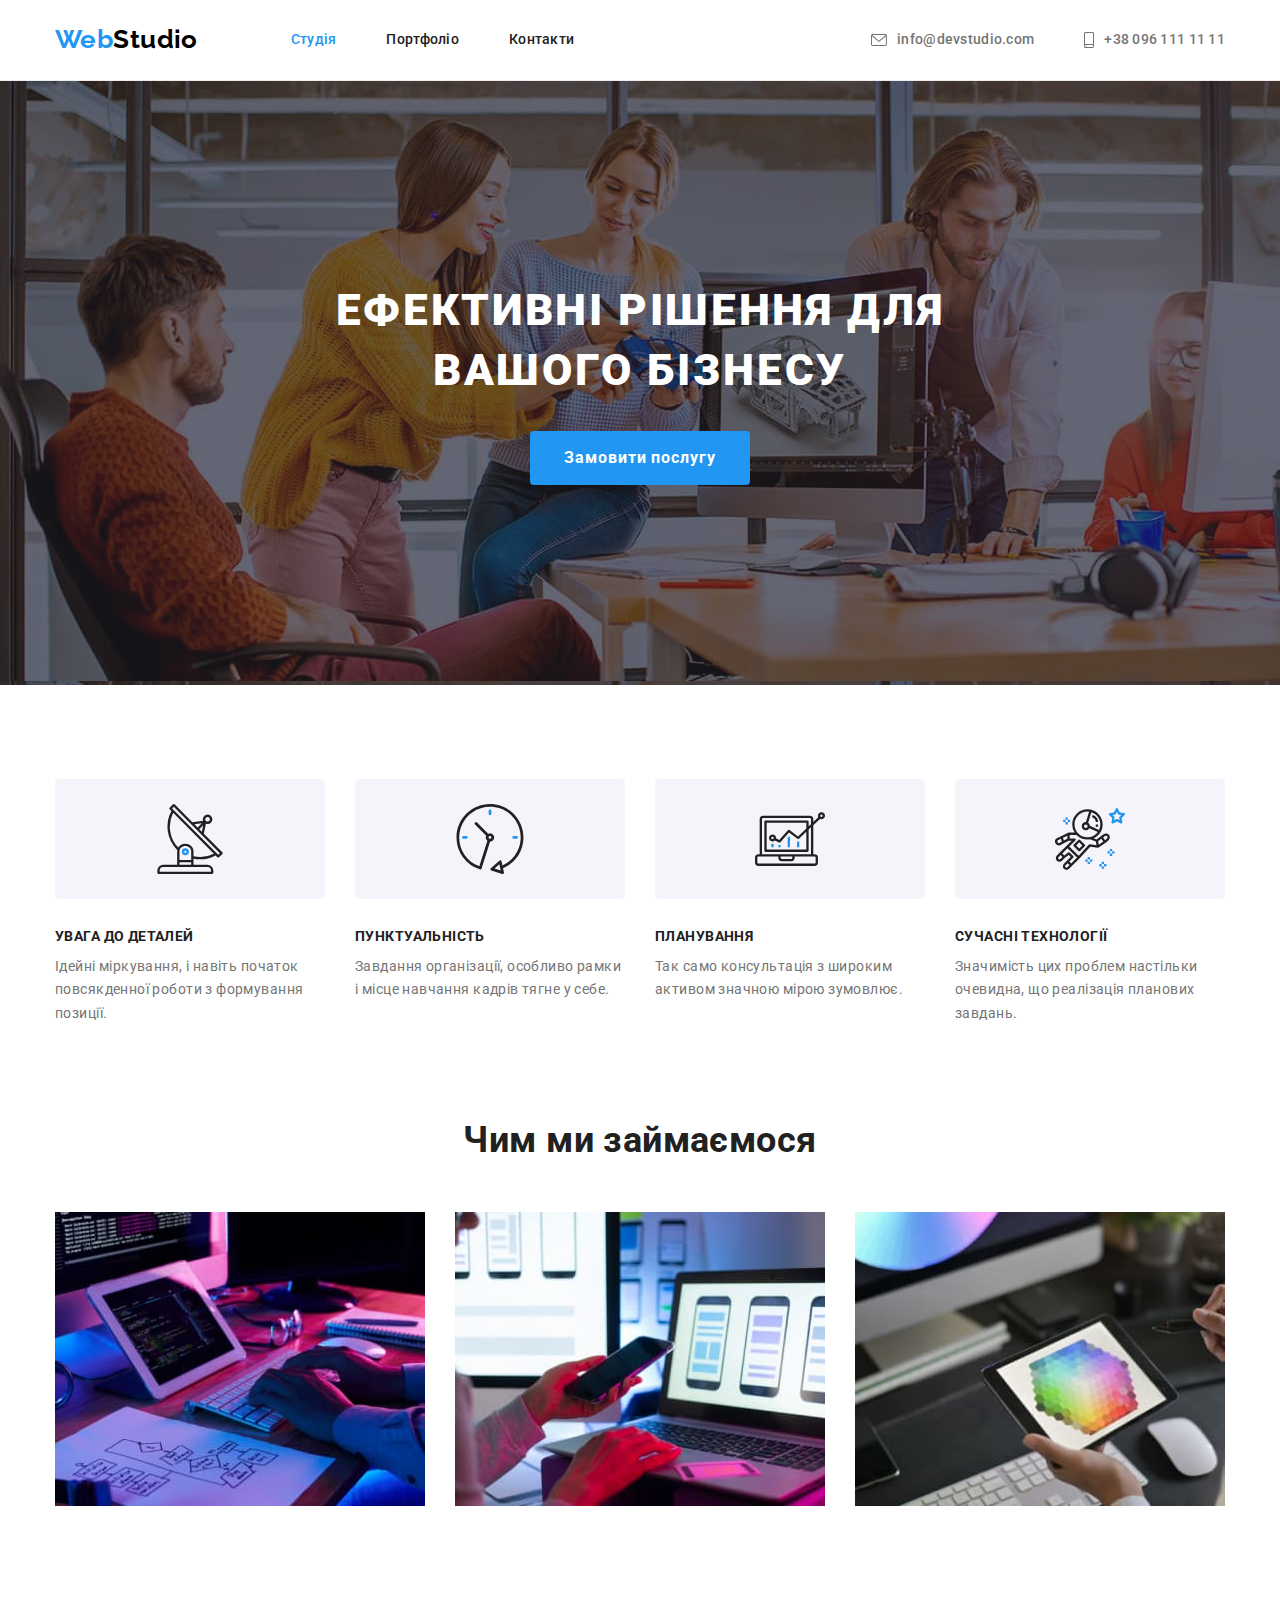
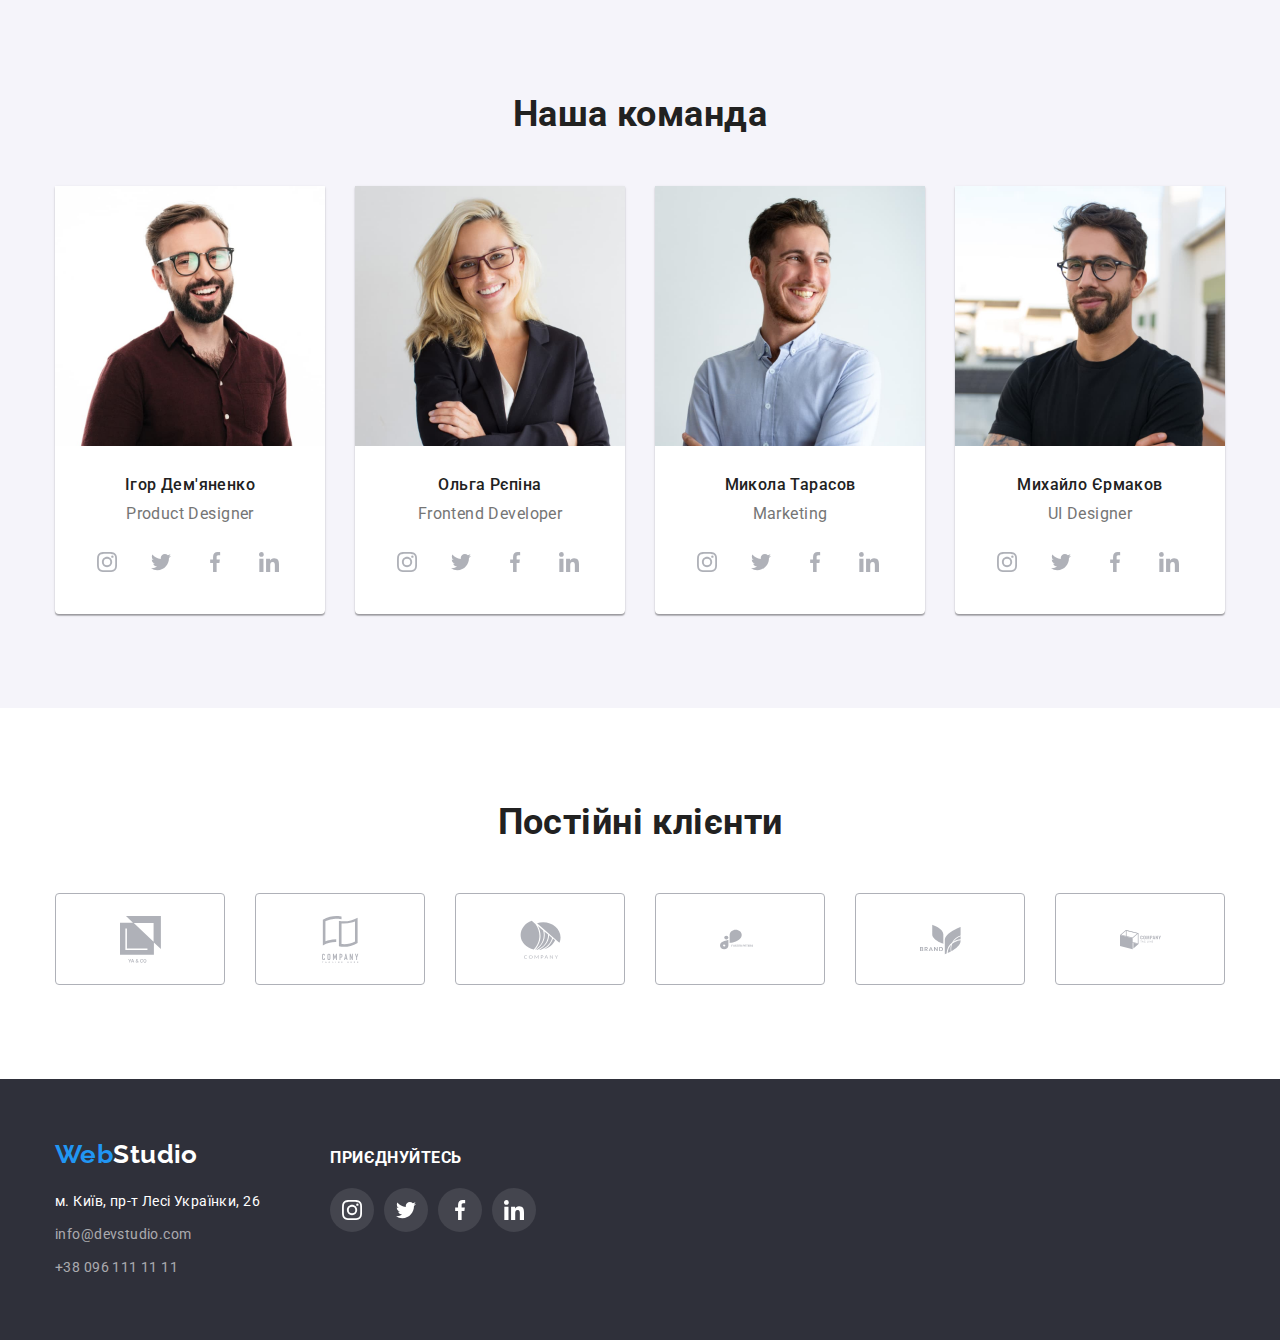
<file: index.html>
<!DOCTYPE html>
<html lang="uk">
  <head>
    <meta charset="UTF-8" />
    <meta http-equiv="X-UA-Compatible" content="IE=edge" />
    <meta name="viewport" content="width=device-width, initial-scale=1.0" />
    <link
      rel="stylesheet"
      href="https://cdnjs.cloudflare.com/ajax/libs/modern-normalize/1.1.0/modern-normalize.min.css"
    />
    <link rel="preconnect" href="https://fonts.googleapis.com" />
    <link rel="preconnect" href="https://fonts.gstatic.com" crossorigin />
    <link
      href="https://fonts.googleapis.com/css2?family=Raleway:wght@700&family=Roboto:wght@400;500;700;900&display=swap"
      rel="stylesheet"
    />
    <link rel="stylesheet" href="./css/styles.css" />
    <title>Webstudio</title>
  </head>
  <body>
    <!-- header -->
    <header class="page-header">
      <div class="container header-nav">
        <nav class="nav">
          <a href="./index.html" lang="en" class="header-logo"
            ><span class="logo-text">Web</span>Studio</a
          >
          <ul class="nav-list">
            <li class="list item">
              <a href="./index.html" class="nav-link link current">Студія</a>
            </li>
            <li class="list item">
              <a href="./portfolio.html" class="nav-link link">Портфоліо</a>
            </li>
            <li class="list item">
              <a href="" class="nav-link link">Контакти</a>
            </li>
          </ul>
        </nav>
        <ul class="contacts-list">
          <li class="item list">
            <a href="mailto:info@devstudio.com" class="contacts-link link">
              <svg class="icon" width="16" height="12">
                <use href="./images/icons.svg#icon-mail"></use>
              </svg>
              info@devstudio.com</a
            >
          </li>
          <li class="item list">
            <a href="tel:+380961111111" class="contacts-link link">
              <svg class="icon" width="10" height="16">
                <use href="./images/icons.svg#icon-phone"></use>
              </svg>
              +38 096 111 11 11</a
            >
          </li>
        </ul>
      </div>
    </header>
    <!-- main -->
    <main>
      <!-- hero -->
      <section class="hero section">
        <div class="container hero-container">
          <h1 class="hero-title">Ефективні рішення для вашого бізнесу</h1>
          <button type="button" class="hero-btn">Замовити послугу</button>
        </div>
      </section>
      <!-- our benefits -->
      <section class="section">
        <div class="container">
          <h2 class="visually-hidden">Наші переваги</h2>
          <ul class="benefits-list">
            <li class="item list">
              <div class="icon-wrap">
                <svg class="icon-group" width="70" height="70">
                  <use href="./images/icons.svg#icon-antenna"></use>
                </svg>
              </div>
              <h3 class="benefits-subtitle">УВАГА ДО ДЕТАЛЕЙ</h3>
              <p class="benefits-text">
                Ідейні міркування, і навіть початок повсякденної роботи з
                формування позиції.
              </p>
            </li>
            <li class="item list">
              <div class="icon-wrap">
                <svg class="icon-group" width="70" height="70">
                  <use href="./images/icons.svg#icon-clock"></use>
                </svg>
              </div>
              <h3 class="benefits-subtitle">ПУНКТУАЛЬНІСТЬ</h3>
              <p class="benefits-text">
                Завдання організації, особливо рамки і місце навчання кадрів
                тягне у себе.
              </p>
            </li>
            <li class="item list">
              <div class="icon-wrap">
                <svg class="icon-group" width="70" height="70">
                  <use href="./images/icons.svg#icon-diagram"></use>
                </svg>
              </div>
              <h3 class="benefits-subtitle">ПЛАНУВАННЯ</h3>
              <p class="benefits-text">
                Так само консультація з широким активом значною мірою зумовлює.
              </p>
            </li>
            <li class="item list">
              <div class="icon-wrap">
                <svg class="icon-group" width="70" height="70">
                  <use href="./images/icons.svg#icon-astronaut"></use>
                </svg>
              </div>
              <h3 class="benefits-subtitle">СУЧАСНІ ТЕХНОЛОГІЇ</h3>
              <p class="benefits-text">
                Значимість цих проблем настільки очевидна, що реалізація
                планових завдань.
              </p>
            </li>
          </ul>
        </div>
      </section>
      <!-- works of studio -->
      <section class="section work-section">
        <div class="container">
          <h2 class="subtitle">Чим ми займаємося</h2>
          <ul class="work-list">
            <li class="item list">
              <img
                src="./images/box1.jpg"
                alt="приклади процесу роботи"
                width="370"
                class="image"
              />
            </li>
            <li class="item list">
              <img
                src="./images/box2.jpg"
                alt="приклади процесу роботи"
                width="370"
                class="image"
              />
            </li>
            <li class="item list">
              <img
                src="./images/box3.jpg"
                alt="приклади процесу роботи"
                width="370"
                class="image"
              />
            </li>
          </ul>
        </div>
      </section>
      <!-- our team -->
      <section class="section team-section">
        <div class="container team">
          <h2 class="subtitle">Наша команда</h2>
          <ul class="card-list">
            <li class="card-item list item">
              <img
                src="./images/card_foto1.jpg"
                alt="фото члана команди"
                width="270"
                class="card-img"
              />
              <div class="card-discr">
                <h3 class="card-title">Ігор Дем'яненко</h3>
                <p lang="en" class="card-text">Product Designer</p>
                <ul class="list icon-list">
                  <li class="item">
                    <a
                      href=""
                      rel="noopener noreferrer nofollow"
                      class="social-link"
                    >
                      <svg class="social-icon" width="20" height="20">
                        <use href="./images/icons.svg#icon-instagram"></use>
                      </svg>
                    </a>
                  </li>
                  <li class="item">
                    <a
                      href=""
                      rel="noopener noreferrer nofollow"
                      class="social-link"
                    >
                      <svg class="social-icon" width="20" height="20">
                        <use href="./images/icons.svg#icon-twitter"></use>
                      </svg>
                    </a>
                  </li>
                  <li class="item">
                    <a
                      href=""
                      rel="noopener noreferrer nofollow"
                      class="social-link"
                    >
                      <svg class="social-icon" width="20" height="20">
                        <use href="./images/icons.svg#icon-facebook"></use>
                      </svg>
                    </a>
                  </li>
                  <li class="item">
                    <a
                      href=""
                      rel="noopener noreferrer nofollow"
                      class="social-link"
                    >
                      <svg class="social-icon" width="20" height="20">
                        <use href="./images/icons.svg#icon-linkedin"></use>
                      </svg>
                    </a>
                  </li>
                </ul>
              </div>
            </li>
            <li class="card-item list item">
              <img
                src="./images/card_foto2.jpg"
                alt="фото члана команди"
                width="270"
                class="card-img"
              />
              <div class="card-discr">
                <h3 class="card-title">Ольга Рєпіна</h3>
                <p lang="en" class="card-text">Frontend Developer</p>
                <ul class="list icon-list">
                  <li class="item">
                    <a
                      href=""
                      rel="noopener noreferrer nofollow"
                      class="social-link"
                    >
                      <svg class="social-icon" width="20" height="20">
                        <use href="./images/icons.svg#icon-instagram"></use>
                      </svg>
                    </a>
                  </li>
                  <li class="item">
                    <a
                      href=""
                      rel="noopener noreferrer nofollow"
                      class="social-link"
                    >
                      <svg class="social-icon" width="20" height="20">
                        <use href="./images/icons.svg#icon-twitter"></use>
                      </svg>
                    </a>
                  </li>
                  <li class="item">
                    <a
                      href=""
                      rel="noopener noreferrer nofollow"
                      class="social-link"
                    >
                      <svg class="social-icon" width="20" height="20">
                        <use href="./images/icons.svg#icon-facebook"></use>
                      </svg>
                    </a>
                  </li>
                  <li class="item">
                    <a
                      href=""
                      rel="noopener noreferrer nofollow"
                      class="social-link"
                    >
                      <svg class="social-icon" width="20" height="20">
                        <use href="./images/icons.svg#icon-linkedin"></use>
                      </svg>
                    </a>
                  </li>
                </ul>
              </div>
            </li>
            <li class="card-item list item">
              <img
                src="./images/card_foto3.jpg"
                alt="фото члана команди"
                width="270"
                class="card-img"
              />
              <div class="card-discr">
                <h3 class="card-title">Микола Тарасов</h3>
                <p lang="en" class="card-text">Marketing</p>
                <ul class="list icon-list">
                  <li class="item">
                    <a
                      href=""
                      rel="noopener noreferrer nofollow"
                      class="social-link"
                    >
                      <svg class="social-icon" width="20" height="20">
                        <use href="./images/icons.svg#icon-instagram"></use>
                      </svg>
                    </a>
                  </li>
                  <li class="item">
                    <a
                      href=""
                      rel="noopener noreferrer nofollow"
                      class="social-link"
                    >
                      <svg class="social-icon" width="20" height="20">
                        <use href="./images/icons.svg#icon-twitter"></use>
                      </svg>
                    </a>
                  </li>
                  <li class="item">
                    <a
                      href=""
                      rel="noopener noreferrer nofollow"
                      class="social-link"
                    >
                      <svg class="social-icon" width="20" height="20">
                        <use href="./images/icons.svg#icon-facebook"></use>
                      </svg>
                    </a>
                  </li>
                  <li class="item">
                    <a
                      href=""
                      rel="noopener noreferrer nofollow"
                      class="social-link"
                    >
                      <svg class="social-icon" width="20" height="20">
                        <use href="./images/icons.svg#icon-linkedin"></use>
                      </svg>
                    </a>
                  </li>
                </ul>
              </div>
            </li>
            <li class="card-item list item">
              <img
                src="./images/card_foto4.jpg"
                alt="фото члана команди"
                width="270"
                class="card-img"
              />
              <div class="card-discr">
                <h3 class="card-title">Михайло Єрмаков</h3>
                <p lang="en" class="card-text">UI Designer</p>
                <ul class="list icon-list">
                  <li class="item">
                    <a
                      href=""
                      rel="noopener noreferrer nofollow"
                      class="social-link"
                    >
                      <svg class="social-icon" width="20" height="20">
                        <use href="./images/icons.svg#icon-instagram"></use>
                      </svg>
                    </a>
                  </li>
                  <li class="item">
                    <a
                      href=""
                      rel="noopener noreferrer nofollow"
                      class="social-link"
                    >
                      <svg class="social-icon" width="20" height="20">
                        <use href="./images/icons.svg#icon-twitter"></use>
                      </svg>
                    </a>
                  </li>
                  <li class="item">
                    <a
                      href=""
                      rel="noopener noreferrer nofollow"
                      class="social-link"
                    >
                      <svg class="social-icon" width="20" height="20">
                        <use href="./images/icons.svg#icon-facebook"></use>
                      </svg>
                    </a>
                  </li>
                  <li class="item">
                    <a
                      href=""
                      rel="noopener noreferrer nofollow"
                      class="social-link"
                    >
                      <svg class="social-icon" width="20" height="20">
                        <use href="./images/icons.svg#icon-linkedin"></use>
                      </svg>
                    </a>
                  </li>
                </ul>
              </div>
            </li>
          </ul>
        </div>
      </section>
      <section class="section clients">
        <div class="container">
          <h2 class="subtitle">Постійні клієнти</h2>
          <ul class="list clients-list">
            <li class="item">
              <a href="" class="clients-link">
                <svg class="clients-icon" width="41" height="47">
                  <use href="./images/icons.svg#icon-group1"></use>
                </svg>
              </a>
            </li>
            <li>
              <a href="" class="clients-link">
                <svg class="clients-icon" width="41" height="47">
                  <use href="./images/icons.svg#icon-group2"></use>
                </svg>
              </a>
            </li>
            <li>
              <a href="" class="clients-link">
                <svg class="clients-icon" width="41" height="47">
                  <use href="./images/icons.svg#icon-group3"></use>
                </svg>
              </a>
            </li>
            <li>
              <a href="" class="clients-link">
                <svg class="clients-icon" width="41" height="47">
                  <use href="./images/icons.svg#icon-group4"></use>
                </svg>
              </a>
            </li>
            <li>
              <a href="" class="clients-link">
                <svg class="clients-icon" width="41" height="47">
                  <use href="./images/icons.svg#icon-group5"></use>
                </svg>
              </a>
            </li>
            <li>
              <a href="" class="clients-link">
                <svg class="clients-icon" width="41" height="47">
                  <use href="./images/icons.svg#icon-group6"></use>
                </svg>
              </a>
            </li>
          </ul>
        </div>
      </section>
    </main>
    <!-- footer -->
    <footer class="footer">
      <div class="container footer-wrap">
        <div class="addr-wrap">
          <a href="./index.html" lang="en" class="logo footer-logo"
            ><span class="logo-text">Web</span>Studio</a
          >
          <address>
            <ul class="addr-list">
              <li class="item list">
                <a
                  href="https://goo.gl/maps/FmS4MAfcd5aQykhG8"
                  rel="noopener noreferrer nofollow"
                  target="_blank"
                  class="addr-link link map-link"
                  >м. Київ, пр-т Лесі Українки, 26</a
                >
              </li>
              <li class="item list">
                <a href="mailto:info@devstudio.com" class="addr-link link"
                  >info@devstudio.com</a
                >
              </li>
              <li class="item list">
                <a href="tel:+380961111111" class="addr-link link"
                  >+38 096 111 11 11</a
                >
              </li>
            </ul>
          </address>
        </div>
        <div class="footer-box">
          <h3 class="footer-subtitle">приєднуйтесь</h3>
          <ul class="list icon-list">
            <li class="item">
              <a
                href=""
                rel="noopener noreferrer nofollow"
                class="social-link footer-social"
              >
                <svg class="social-icon" width="20" height="20">
                  <use href="./images/icons.svg#icon-instagram"></use>
                </svg>
              </a>
            </li>
            <li class="item">
              <a
                href=""
                rel="noopener noreferrer nofollow"
                class="social-link footer-social"
              >
                <svg class="social-icon" width="20" height="20">
                  <use href="./images/icons.svg#icon-twitter"></use>
                </svg>
              </a>
            </li>
            <li class="item">
              <a
                href=""
                rel="noopener noreferrer nofollow"
                class="social-link footer-social"
              >
                <svg class="social-icon" width="20" height="20">
                  <use href="./images/icons.svg#icon-facebook"></use>
                </svg>
              </a>
            </li>
            <li class="item">
              <a
                href=""
                rel="noopener noreferrer nofollow"
                class="social-link footer-social"
              >
                <svg class="social-icon" width="20" height="20">
                  <use href="./images/icons.svg#icon-linkedin"></use>
                </svg>
              </a>
            </li>
          </ul>
        </div>
      </div>
    </footer>
  </body>
</html>
</file>
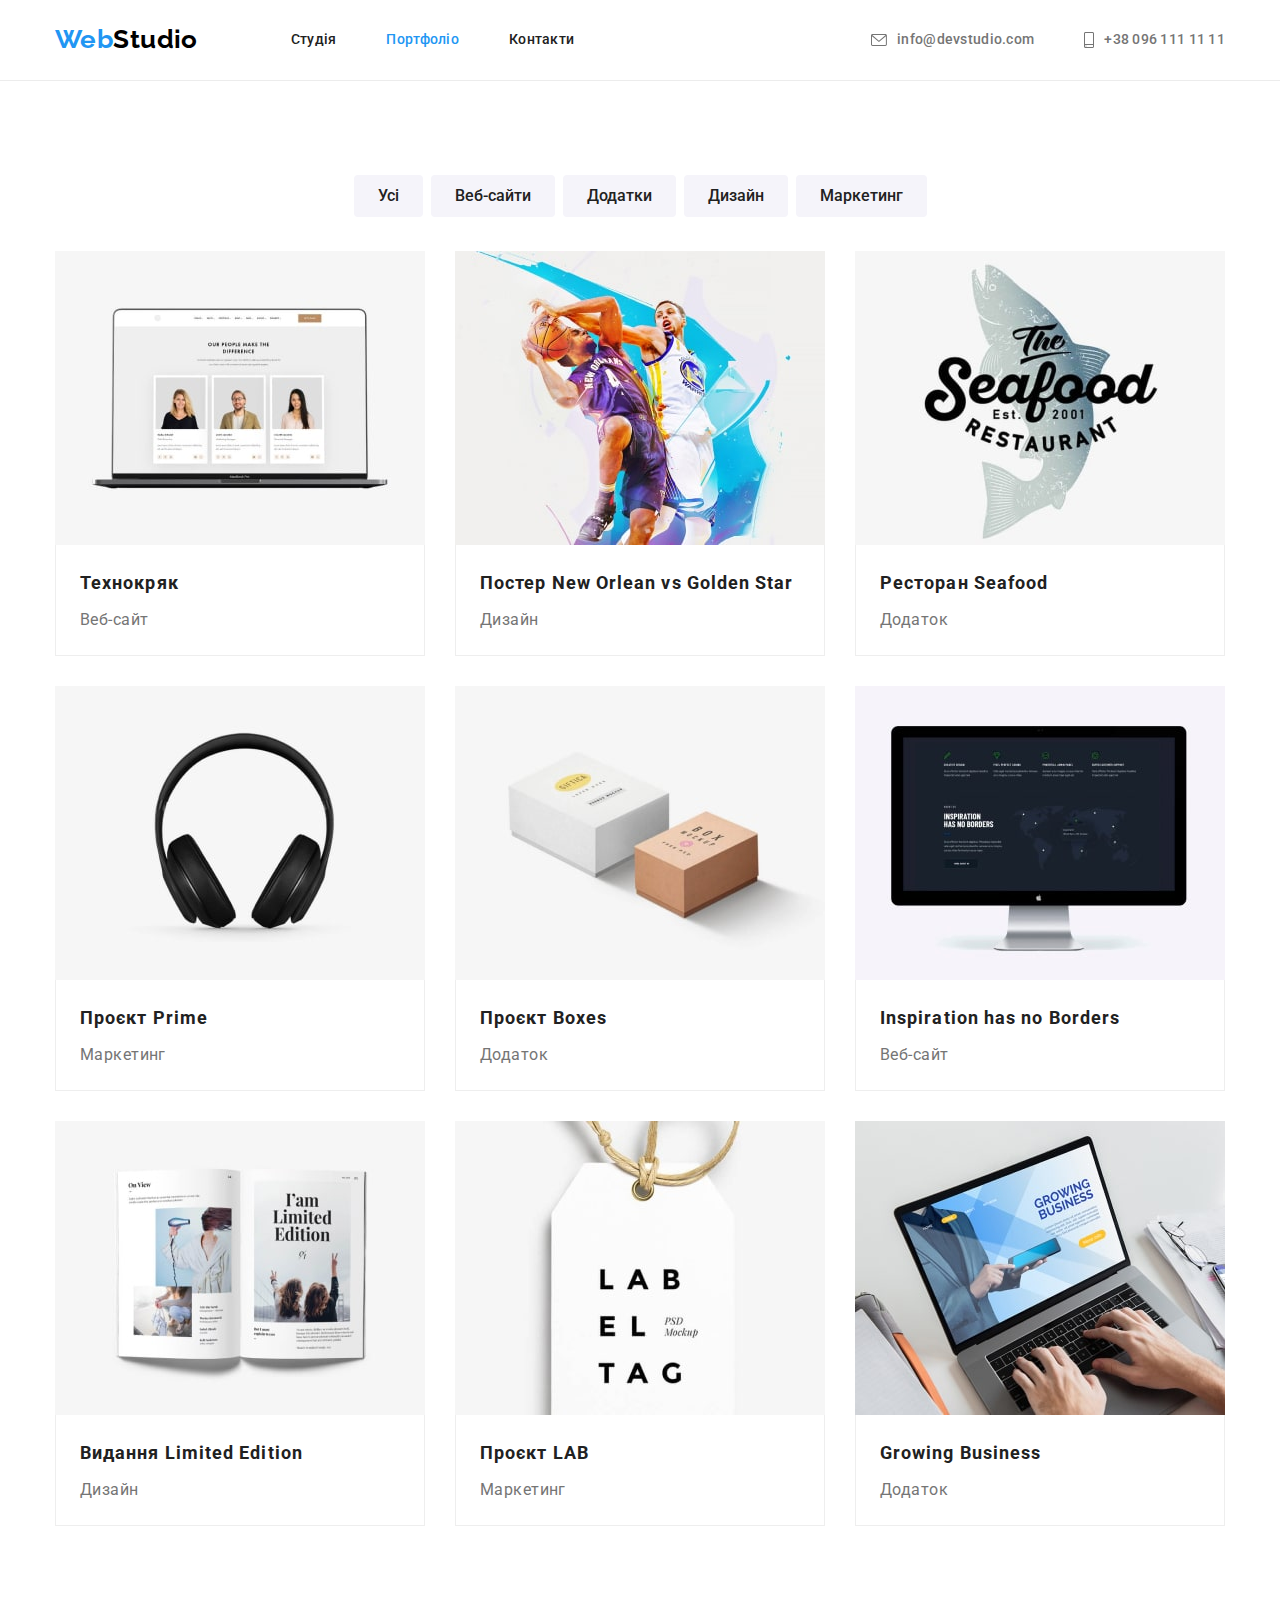
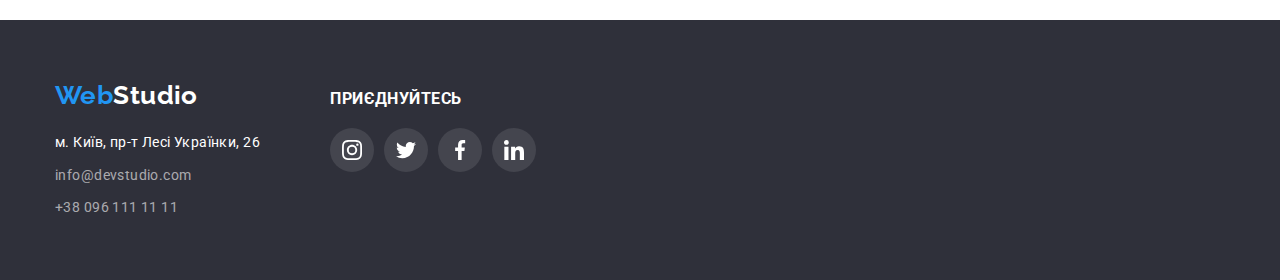
<file: portfolio.html>
<!DOCTYPE html>
<html lang="uk">
  <head>
    <meta charset="UTF-8" />
    <meta http-equiv="X-UA-Compatible" content="IE=edge" />
    <meta name="viewport" content="width=device-width, initial-scale=1.0" />
    <link
      rel="stylesheet"
      href="https://cdnjs.cloudflare.com/ajax/libs/modern-normalize/1.1.0/modern-normalize.min.css"
    />
    <link rel="preconnect" href="https://fonts.googleapis.com" />
    <link rel="preconnect" href="https://fonts.gstatic.com" crossorigin />
    <link
      href="https://fonts.googleapis.com/css2?family=Raleway:wght@700&family=Roboto:wght@400;500;700;900&display=swap"
      rel="stylesheet"
    />
    <link rel="stylesheet" href="./css/styles.css" />
    <title>Webstudio</title>
  </head>
  <body>
    <!-- header -->
    <header class="page-header">
      <div class="container header-nav">
        <nav class="nav">
          <a href="./index.html" lang="en" class="header-logo"
            ><span class="logo-text">Web</span>Studio</a
          >
          <ul class="nav-list">
            <li class="list item">
              <a href="./index.html" class="nav-link link">Студія</a>
            </li>
            <li class="list item">
              <a href="./portfolio.html" class="nav-link link current"
                >Портфоліо</a
              >
            </li>
            <li class="list item">
              <a href="" class="nav-link link">Контакти</a>
            </li>
          </ul>
        </nav>
        <ul class="contacts-list">
          <li class="item list">
            <a href="mailto:info@devstudio.com" class="contacts-link link">
              <svg class="icon" width="16" height="12">
                <use href="./images/icons.svg#icon-mail"></use>
              </svg>
              info@devstudio.com</a
            >
          </li>
          <li class="item list">
            <a href="tel:+380961111111" class="contacts-link link">
              <svg class="icon" width="10" height="16">
                <use href="./images/icons.svg#icon-phone"></use>
              </svg>
              +38 096 111 11 11</a
            >
          </li>
        </ul>
      </div>
    </header>
    <!-- main -->
    <main>
      <section class="portfolio section">
        <div class="container">
          <h1 class="visually-hidden">Портфоліо Студії</h1>
          <!-- filter -->
          <ul class="filter-list">
            <li class="filter-item list">
              <button type="button" class="filter-btn">Усі</button>
            </li>
            <li class="filter-item list">
              <button type="button" class="filter-btn">Веб-сайти</button>
            </li>
            <li class="filter-item list">
              <button type="button" class="filter-btn">Додатки</button>
            </li>
            <li class="filter-item list">
              <button type="button" class="filter-btn">Дизайн</button>
            </li>
            <li class="filter-item list">
              <button type="button" class="filter-btn">Маркетинг</button>
            </li>
          </ul>
          <!-- portfolio gallery -->
          <ul class="portfolio-list">
            <li class="portfolio-item list">
              <a href="" class="portfolio-link">
                <img
                  src="./images/portfolioimg1.jpg"
                  alt="веб-сайт компанії"
                  width="370"
                  class="portf-img"
                />
                <div class="portf-text">
                  <h2 class="portfolio-subtitle">Технокряк</h2>
                  <p class="porfolio-discr">Веб-сайт</p>
                </div>
              </a>
            </li>

            <li class="portfolio-item list">
              <a href="" class="portfolio-link">
                <img
                  src="./images/portfolioimg2.jpg"
                  alt="баскетболісти з м'ячем"
                  width="370"
                  class="portf-img"
                />
                <div class="portf-text">
                  <h2 class="portfolio-subtitle">
                    Постер New Orlean vs Golden Star
                  </h2>
                  <p class="porfolio-discr">Дизайн</p>
                </div>
              </a>
            </li>
            <li class="portfolio-item list">
              <a href="" class="portfolio-link">
                <img
                  src="./images/portfolioimg3.jpg"
                  alt="логотип ресторану"
                  width="370"
                  class="portf-img"
                />
                <div class="portf-text">
                  <h2 class="portfolio-subtitle">Ресторан Seafood</h2>
                  <p class="porfolio-discr">Додаток</p>
                </div>
              </a>
            </li>
            <li class="portfolio-item list">
              <a href="" class="portfolio-link">
                <img
                  src="./images/portfolioimg4.jpg"
                  alt="навушники"
                  width="370"
                  class="portf-img"
                />
                <div class="portf-text">
                  <h2 class="portfolio-subtitle">Проєкт Prime</h2>
                  <p class="porfolio-discr">Маркетинг</p>
                </div>
              </a>
            </li>
            <li class="portfolio-item list">
              <a href="" class="portfolio-link">
                <img
                  src="./images/portfolioimg5.jpg"
                  alt="дві коробки"
                  width="370"
                  class="portf-img"
                />
                <div class="portf-text">
                  <h2 class="portfolio-subtitle">Проєкт Boxes</h2>
                  <p class="porfolio-discr">Додаток</p>
                </div>
              </a>
            </li>
            <li class="portfolio-item list">
              <a href="" class="portfolio-link">
                <img
                  src="./images/portfolioimg6.jpg"
                  alt="монітор з вебсайтом"
                  width="370"
                  class="portf-img"
                />
                <div class="portf-text">
                  <h2 lang="en" class="portfolio-subtitle">
                    Inspiration has no Borders
                  </h2>
                  <p class="porfolio-discr">Веб-сайт</p>
                </div>
              </a>
            </li>
            <li class="portfolio-item list">
              <a href="" class="portfolio-link">
                <img
                  src="./images/portfolioimg7.jpg"
                  alt="книга"
                  width="370"
                  class="portf-img"
                />
                <div class="portf-text">
                  <h2 class="portfolio-subtitle">Видання Limited Edition</h2>
                  <p class="porfolio-discr">Дизайн</p>
                </div>
              </a>
            </li>
            <li class="portfolio-item list">
              <a href="" class="portfolio-link">
                <img
                  src="./images/portfolioimg8.jpg"
                  alt="бейджик"
                  width="370"
                  class="portf-img"
                />
                <div class="portf-text">
                  <h2 class="portfolio-subtitle">Проєкт LAB</h2>
                  <p class="porfolio-discr">Маркетинг</p>
                </div>
              </a>
            </li>
            <li class="portfolio-item list">
              <a href="" class="portfolio-link">
                <img
                  src="./images/portfolioimg9.jpg"
                  alt="ноутбук"
                  width="370"
                  class="portf-img"
                />
                <div class="portf-text">
                  <h2 lang="en" class="portfolio-subtitle">Growing Business</h2>
                  <p class="porfolio-discr">Додаток</p>
                </div>
              </a>
            </li>
          </ul>
        </div>
      </section>
    </main>
    <!-- footer -->
    <footer class="footer">
      <div class="container footer-wrap">
        <div class="addr-wrap">
          <a href="./index.html" lang="en" class="logo footer-logo"
            ><span class="logo-text">Web</span>Studio</a
          >
          <address>
            <ul class="addr-list">
              <li class="item list">
                <a
                  href="https://goo.gl/maps/FmS4MAfcd5aQykhG8"
                  rel="noopener noreferrer nofollow"
                  target="_blank"
                  class="addr-link link map-link"
                  >м. Київ, пр-т Лесі Українки, 26</a
                >
              </li>
              <li class="item list">
                <a href="mailto:info@devstudio.com" class="addr-link link"
                  >info@devstudio.com</a
                >
              </li>
              <li class="item list">
                <a href="tel:+380961111111" class="addr-link link"
                  >+38 096 111 11 11</a
                >
              </li>
            </ul>
          </address>
        </div>
        <div class="footer-box">
          <h3 class="footer-subtitle">приєднуйтесь</h3>
          <ul class="list icon-list">
            <li class="item">
              <a
                href=""
                rel="noopener noreferrer nofollow"
                class="social-link footer-social"
              >
                <svg class="social-icon" width="20" height="20">
                  <use href="./images/icons.svg#icon-instagram"></use>
                </svg>
              </a>
            </li>
            <li class="item">
              <a
                href=""
                rel="noopener noreferrer nofollow"
                class="social-link footer-social"
              >
                <svg class="social-icon" width="20" height="20">
                  <use href="./images/icons.svg#icon-twitter"></use>
                </svg>
              </a>
            </li>
            <li class="item">
              <a
                href=""
                rel="noopener noreferrer nofollow"
                class="social-link footer-social"
              >
                <svg class="social-icon" width="20" height="20">
                  <use href="./images/icons.svg#icon-facebook"></use>
                </svg>
              </a>
            </li>
            <li class="item">
              <a
                href=""
                rel="noopener noreferrer nofollow"
                class="social-link footer-social"
              >
                <svg class="social-icon" width="20" height="20">
                  <use href="./images/icons.svg#icon-linkedin"></use>
                </svg>
              </a>
            </li>
          </ul>
        </div>
      </div>
    </footer>
  </body>
</html>
</file>
<file: css/styles.css>
* {
  /* outline: 2px solid red; */
}
:root {
  /* color variables */
  --primary-text-color: #757575;
  --secondary-text-color: #212121;
  --accent-text-color: #2196f3;
  --hero-primary-color: #ffffff;
  --btn-bckgrd-color: #f5f4fa;
  --logo-text-color: #000000;
  --addr-link-color: rgba(255, 255, 255, 0.6);
  --secondary-bthbckgrd-color: #188ce8;
  --header-border-color: #ececec;
  --card-border-color: #eeeeee;
  --icon-fill: #afb1b8;

  /* fonts variables */
  --primary-font-family: "Roboto", sans-serif;
  --secondary-font-family: "Raleway", sans-serif;
  --footer-bckgrd-color: #2f303a;
}

body {
  background-color: var(--hero-primary-color);
  font-family: var(--primary-font-family);
  color: var(--primary-text-color);
  font-size: 14px;
  letter-spacing: 0.03em;
}
h1,
h2,
h3,
h4,
h5,
h6,
p,
ul {
  margin: 0;
}
ul {
  padding-left: 0;
}
.list {
  list-style: none;
}
.link {
  text-decoration: none;
}
.link:hover,
.link:focus {
  color: var(--accent-text-color);
}
.container {
  width: 1200px;
  padding-left: 15px;
  padding-right: 15px;
  margin: 0 auto;
}
.section {
  padding-top: 94px;
}
/* header css */
.page-header {
  border-bottom: 1px solid var(--header-border-color);
}
.header-nav {
  display: flex;
  align-items: center;
}
.nav {
  display: flex;
  align-items: center;
}
.header-logo {
  display: block;
  padding-top: 24px;
  padding-bottom: 25px;

  font-family: var(--secondary-font-family);
  font-weight: 700;
  color: var(--logo-text-color);
  font-size: 26px;
  line-height: 1.19;
  text-decoration: none;
}
.logo-text {
  color: var(--accent-text-color);
}
.nav-list {
  display: flex;
  gap: 50px;
  margin-left: 93px;
}
.icon {
  margin-right: 10px;
}
.nav-link {
  display: block;
  padding-top: 32px;
  padding-bottom: 32px;

  color: var(--secondary-text-color);
  font-weight: 500;
  line-height: 1.14;
  letter-spacing: 0.02em;
}
.current {
  color: var(--accent-text-color);
}
.contacts-list {
  display: flex;
  align-items: center;
  gap: 50px;
  margin-left: auto;
}
.contacts-link:hover,
.contacts-link:focus {
  fill: var(--accent-text-color);
}
.contacts-link {
  display: flex;
  padding-top: 32px;
  padding-bottom: 32px;
  align-items: center;

  fill: var(--primary-text-color);
  color: var(--primary-text-color);
  font-weight: 500;
  line-height: 1.14;
  letter-spacing: 0.02em;
}
/* hero css */
.hero-container {
  text-align: center;
  padding-bottom: 200px;
  padding-top: 106px;
}
.hero {
  padding-top: 94px;
  max-width: 1600px;
  margin: 0 auto;
  background-image: linear-gradient(to right, #2f303a66, #2f303a66),
    url(../images/hero-Img.jpg);
}

.hero-title {
  margin: 0 auto;
  margin-bottom: 30px;
  max-width: 696px;

  font-weight: 900;
  font-size: 44px;
  line-height: 1.36;
  text-align: center;
  letter-spacing: 0.06em;
  text-transform: uppercase;
  color: var(--hero-primary-color);
}
.hero-btn {
  padding: 10px 32px;

  color: var(--hero-primary-color);
  font-weight: 700;
  font-size: 16px;
  line-height: 1.87;
  letter-spacing: 0.06em;
  background-color: var(--accent-text-color);
  cursor: pointer;
  border-color: transparent;
  border-radius: 4px;
}
.hero-btn:active,
.hero-btn:focus,
.hero-btn:hover {
  background-color: var(--secondary-bthbckgrd-color);
}
/*  benefits css */

.visually-hidden {
  position: absolute;
  white-space: nowrap;
  width: 1px;
  height: 1px;
  overflow: hidden;
  padding: 0;
  border: 0;
  clip: rect(0 0 0 0);
  clip-path: inset(50%);
  margin: -1px;
}

.benefits-list {
  display: flex;
  flex-wrap: wrap;
  gap: 30px;
}
.icon-wrap {
  display: flex;
  align-items: center;
  justify-content: center;
  margin-bottom: 30px;
  border-radius: 4px;
  background-color: var(--btn-bckgrd-color);
  width: 270px;
  height: 120px;
}
.benefits-list .item {
  width: 270px;
  max-width: 270px;
}

.benefits-subtitle {
  margin-bottom: 10px;
  color: var(--secondary-text-color);
  font-size: 14px;
  font-weight: 700;
  line-height: 1.14;
  text-transform: uppercase;
}
.benefits-text {
  line-height: 1.71;
}

.image {
  display: block;
}
.subtitle {
  margin-bottom: 50px;
  color: var(--secondary-text-color);
  font-weight: 700;
  font-size: 36px;
  line-height: 1.16;
  text-align: center;
}
.work-section {
  padding-bottom: 94px;
}
.work-list {
  display: flex;
  flex-wrap: wrap;
  gap: 30px;
}
.work-list .image {
  max-width: 370px;
}
/* our team css */
.team-section {
  background-color: var(--btn-bckgrd-color);
}
.team {
  padding-bottom: 94px;
}
.card-list {
  display: flex;
  flex-wrap: wrap;
  gap: 30px;
}
.social-icon {
  fill: currentColor;
}

.icon-list {
  display: flex;
  align-items: center;
  gap: 10px;
}
.social-link {
  display: flex;
  justify-content: center;
  align-items: center;
  width: 44px;
  height: 44px;
  color: var(--icon-fill);
}
.icon-list .item {
  display: flex;
  justify-content: center;
  align-items: center;
}
.social-link:hover,
.social-link:focus {
  color: var(--hero-primary-color);
  background-color: var(--accent-text-color);
  border-radius: 50%;
  border-color: transparent;
}
.card-img {
  display: block;
}
.card-item {
  background-color: var(--hero-primary-color);
  box-shadow: 0px 1px 3px rgba(0, 0, 0, 0.12), 0px 1px 1px rgba(0, 0, 0, 0.14),
    0px 2px 1px rgba(0, 0, 0, 0.2);
  border-radius: 0px 0px 4px 4px;
}
.card-discr {
  text-align: center;
  padding: 30px 30px;
}

.card-title {
  margin-bottom: 10px;

  color: var(--secondary-text-color);
  font-weight: 500;
  font-size: 16px;
  line-height: 1.18;
  text-align: center;
}
.card-text {
  font-size: 16px;
  line-height: 1.18;
  text-align: center;
  margin-bottom: 16px;
}

/* clients css */
.section.clients {
  padding-bottom: 94px;
}
.clients-icon {
  fill: currentColor;
}
.clients-icon:hover {
  fill: var(--accent-text-color);
}
.clients-link {
  display: flex;
  align-items: center;
  justify-content: center;
  width: 170px;
  height: 92px;
  border: 1px solid var(--icon-fill);
  border-radius: 4px;
  color: var(--icon-fill);
}
.clients-link:hover,
.clients-link:focus {
  border-color: var(--accent-text-color);
  color: var(--accent-text-color);
}
.clients-list {
  display: flex;
  gap: 30px;
}
/* fooote css */
.footer {
  padding-top: 60px;
  padding-bottom: 60px;
  background-color: var(--footer-bckgrd-color);
}
.footer-wrap {
  display: flex;
  align-items: baseline;
}
.addr-wrap {
}
.footer-box {
  margin-left: 70px;
}
.footer-subtitle {
  margin-bottom: 20px;

  font-weight: 700;
  line-height: 1.14;
  letter-spacing: 0.03em;
  text-transform: uppercase;
  color: var(--hero-primary-color);
}
.footer-social {
  border-radius: 50%;
  background-color: rgba(255, 255, 255, 0.1);
  color: var(--hero-primary-color);
}
.footer-logo {
  display: block;
  margin-bottom: 20px;

  font-family: var(--secondary-font-family);
  font-weight: 700;
  font-size: 26px;
  line-height: 1.19;
  text-decoration: none;
  color: var(--hero-primary-color);
}

.addr-list .item:not(:last-child) {
  margin-bottom: 9px;
}
.addr-link {
  font-style: normal;
  line-height: 1.71;
  color: var(--addr-link-color);
}
.map-link {
  color: var(--hero-primary-color);
}
/* potfolio css */
/* filter buttons css*/
.portfolio {
  padding-bottom: 94px;
}
.filter-list {
  display: flex;
  justify-content: center;
  gap: 8px;
  margin-bottom: 34px;
}

.filter-btn {
  padding: 6px 22px;

  color: var(--secondary-text-color);
  background-color: var(--btn-bckgrd-color);
  border-radius: 4px;
  border-color: transparent;
  font-weight: 500;
  font-size: 16px;
  line-height: 1.62;
  text-align: center;
  cursor: pointer;
}
.filter-btn:hover,
.filter-btn:focus {
  color: var(--hero-primary-color);
  background-color: var(--accent-text-color);
  box-shadow: 0px 3px 1px rgba(0, 0, 0, 0.1), 0px 1px 2px rgba(0, 0, 0, 0.08),
    0px 2px 2px rgba(0, 0, 0, 0.12);
}
.portfolio-list {
  display: flex;
  flex-wrap: wrap;
  gap: 30px;
}
.portf-text {
  padding: 20px 24px;

  border-bottom: 1px solid var(--card-border-color);
  border-right: 1px solid var(--card-border-color);
  border-left: 1px solid var(--card-border-color);
}
.portfolio-link {
  display: block;
  text-decoration: none;
  color: inherit;
}
.portfolio-link:hover,
.portfolio-link:focus {
  box-shadow: 0px 1px 1px rgba(0, 0, 0, 0.12), 0px 4px 4px rgba(0, 0, 0, 0.06),
    1px 4px 6px rgba(0, 0, 0, 0.16);
}
.portf-img {
  display: block;
}
.portfolio-subtitle {
  margin-bottom: 4px;

  color: var(--secondary-text-color);
  font-weight: 700;
  font-size: 18px;
  line-height: 2;
  letter-spacing: 0.06em;
}
.porfolio-discr {
  font-size: 16px;
  line-height: 1.87;
}
</file>
